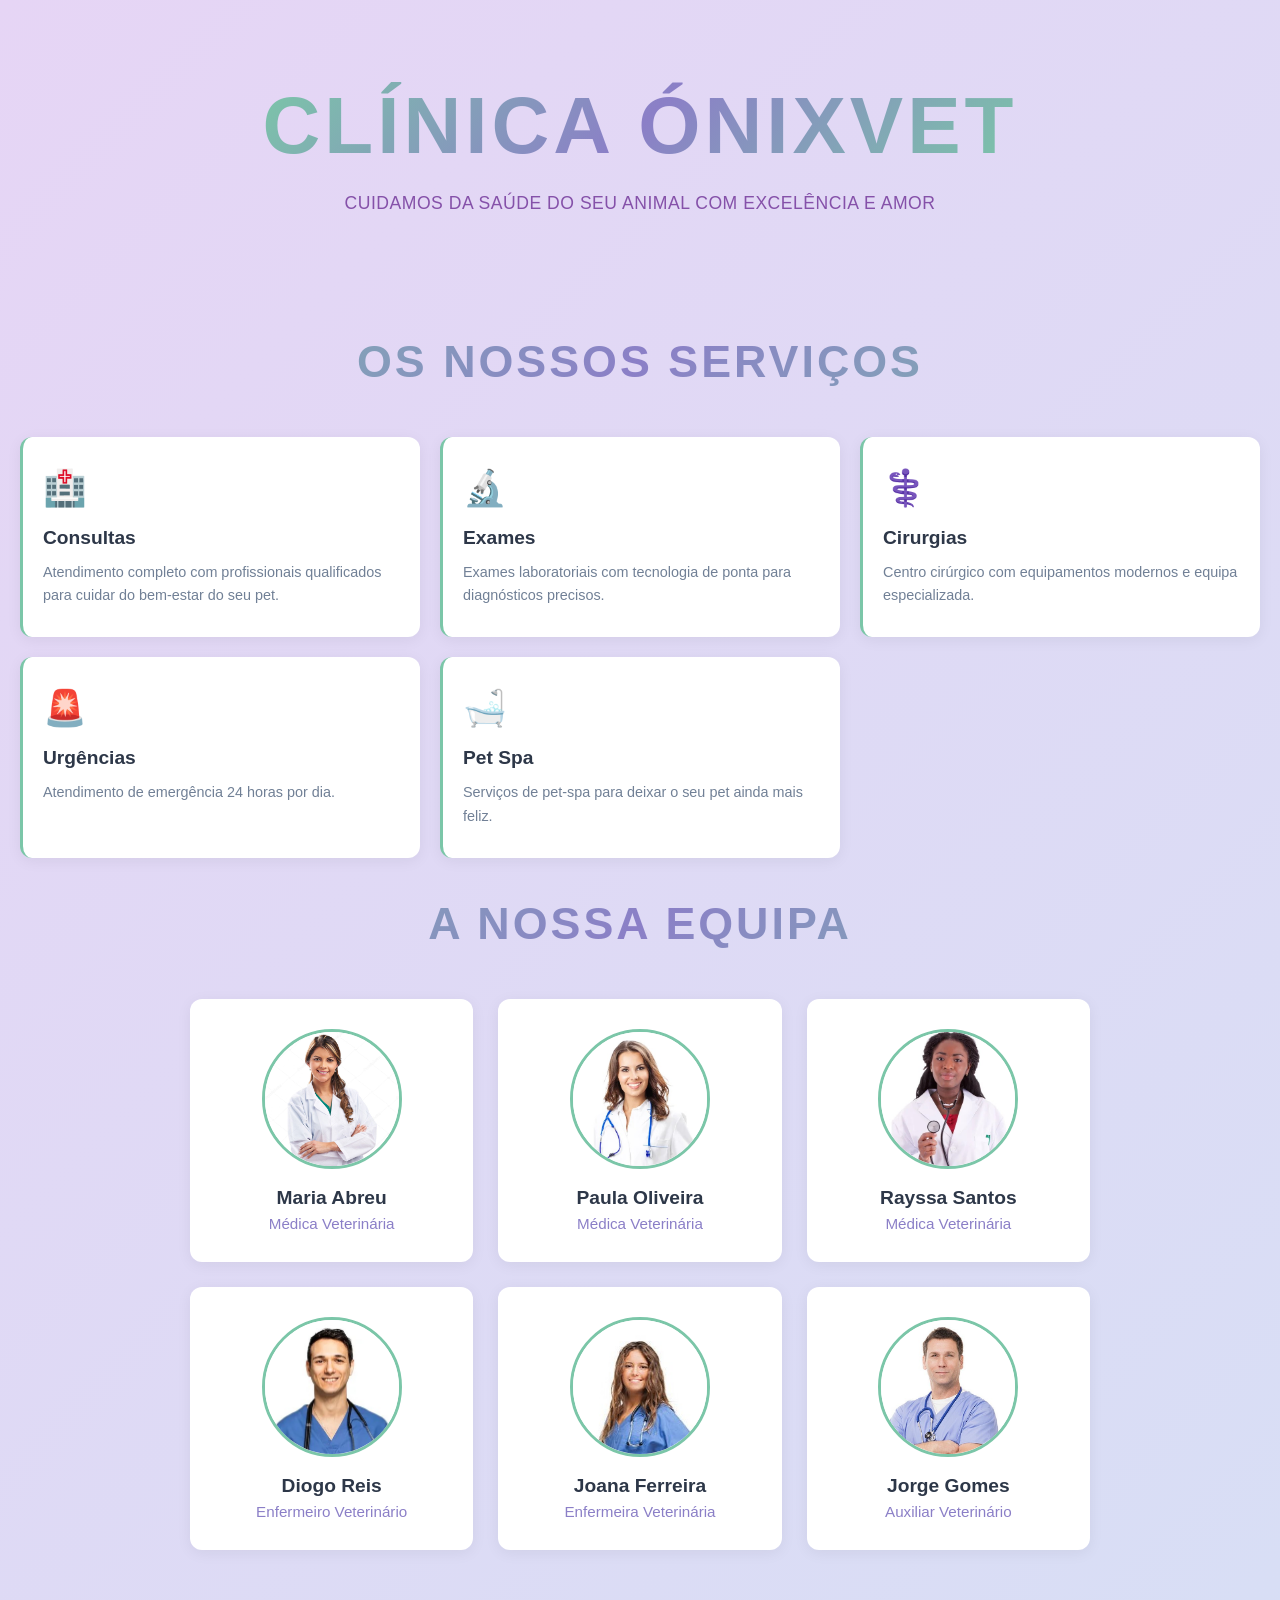
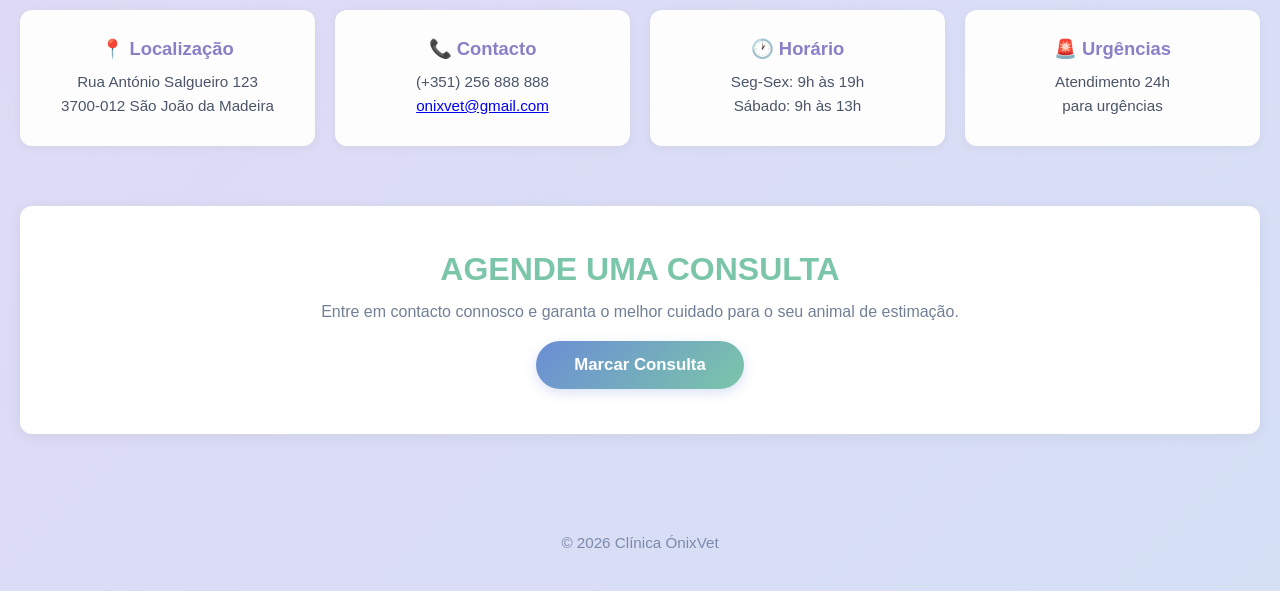
<file: index.html>
<!DOCTYPE html>
<html lang="pt-PT">
<head>
    <meta charset="UTF-8">
    <meta name="viewport" content="width=device-width, initial-scale=1.0, maximum-scale=5.0, user-scalable=yes">
    <title>Clínica ÓnixVet - Cuidamos da saúde do seu animal</title>
    <link rel="stylesheet" href="./css/styles.css">
</head>
<body>
    <header class="header">
        <div class="logo-container">
            <h1 class="clinic-name">Clínica ÓnixVet</h1>
            <p class="tagline">CUIDAMOS DA SAÚDE DO SEU ANIMAL COM EXCELÊNCIA E AMOR</p>
        </div>
    </header>

    <div class="container">
        <h2 class="section-title">OS NOSSOS SERVIÇOS</h2>
        
        <section class="services">
            <a href="./pages/consultas.html" class="service-card">
                <div class="service-icon">🏥</div>
                <h3>Consultas</h3>
                <p>Atendimento completo com profissionais qualificados para cuidar do bem-estar do seu pet.</p>
            </a>

            <a href="./pages/exames.html" class="service-card">
                <div class="service-icon">🔬</div>
                <h3>Exames</h3>
                <p>Exames laboratoriais com tecnologia de ponta para diagnósticos precisos.</p>
            </a>

            <a href="./pages/cirurgias.html" class="service-card">
                <div class="service-icon">⚕️</div>
                <h3>Cirurgias</h3>
                <p>Centro cirúrgico com equipamentos modernos e equipa especializada.</p>
            </a>

            <a href="./pages/urgencias.html" class="service-card">
                <div class="service-icon">🚨</div>
                <h3>Urgências</h3>
                <p>Atendimento de emergência 24 horas por dia.</p>
            </a>

            <a href="./pages/petspa.html" class="service-card">
                <div class="service-icon">🛁</div>
                <h3>Pet Spa</h3>
                <p>Serviços de pet-spa para deixar o seu pet ainda mais feliz.</p>
            </a>
        </section>

        <h2 class="section-title">A NOSSA EQUIPA</h2>
        
        <section class="team">
            <div class="team-card">
                <div class="team-photo">
                    <img src="./images/medica1.jpg" alt="Membro da equipa">
                </div>
                <h3>Maria Abreu</h3>
                <p>Médica Veterinária</p>
            </div>

            <div class="team-card">
                <div class="team-photo">
                    <img src="./images/medica2.jpg" alt="Membro da equipa">
                </div>
                <h3>Paula Oliveira</h3>
                <p>Médica Veterinária</p>
            </div>

            <div class="team-card">
                <div class="team-photo">
                    <img src="./images/medica3.jpg" alt="Membro da equipa">
                </div>
                <h3>Rayssa Santos</h3>
                <p>Médica Veterinária</p>
            </div>

            <div class="team-card">
                <div class="team-photo">
                    <img src="./images/enfermeiro1.jpg" alt="Membro da equipa">
                </div>
                <h3>Diogo Reis</h3>
                <p>Enfermeiro Veterinário</p>
            </div>

            <div class="team-card">
                <div class="team-photo">
                    <img src="./images/enfermeira2.jpg" alt="Membro da equipa">
                </div>
                <h3>Joana Ferreira</h3>
                <p>Enfermeira Veterinária</p>
            </div>

            <div class="team-card">
                <div class="team-photo">
                    <img src="./images/auxiliar1.jpg" alt="Membro da equipa">
                </div>
                <h3>Jorge Gomes</h3>
                <p>Auxiliar Veterinário</p>
            </div>
        </section>

        <section class="info-section">
            <div class="info-card">
                <h4>📍 Localização</h4>
                <p>Rua António Salgueiro 123<br>3700-012 São João da Madeira</p>
            </div>

            <div class="info-card">
                <h4>📞 Contacto</h4>
                <p>(+351) 256 888 888<br><a href="mailto:onixvet@gmail.com">onixvet@gmail.com</a></p>
            </div>

            <div class="info-card">
                <h4>🕐 Horário</h4>
                <p>Seg-Sex: 9h às 19h<br>Sábado: 9h às 13h</p>
            </div>

            <div class="info-card">
                <h4>🚨 Urgências</h4>
                <p>Atendimento 24h<br>para urgências</p>
            </div>
        </section>

        <section class="cta-section">
            <h2>AGENDE UMA CONSULTA</h2>
            <p>Entre em contacto connosco e garanta o melhor cuidado para o seu animal de estimação.</p>
            <a href="./pages/formulario.html" class="cta-button">Marcar Consulta</a>
        </section>
    </div>

    <footer>
        <p>&copy; 2026 Clínica ÓnixVet</p>
    </footer>
</body>
</html>
</file>
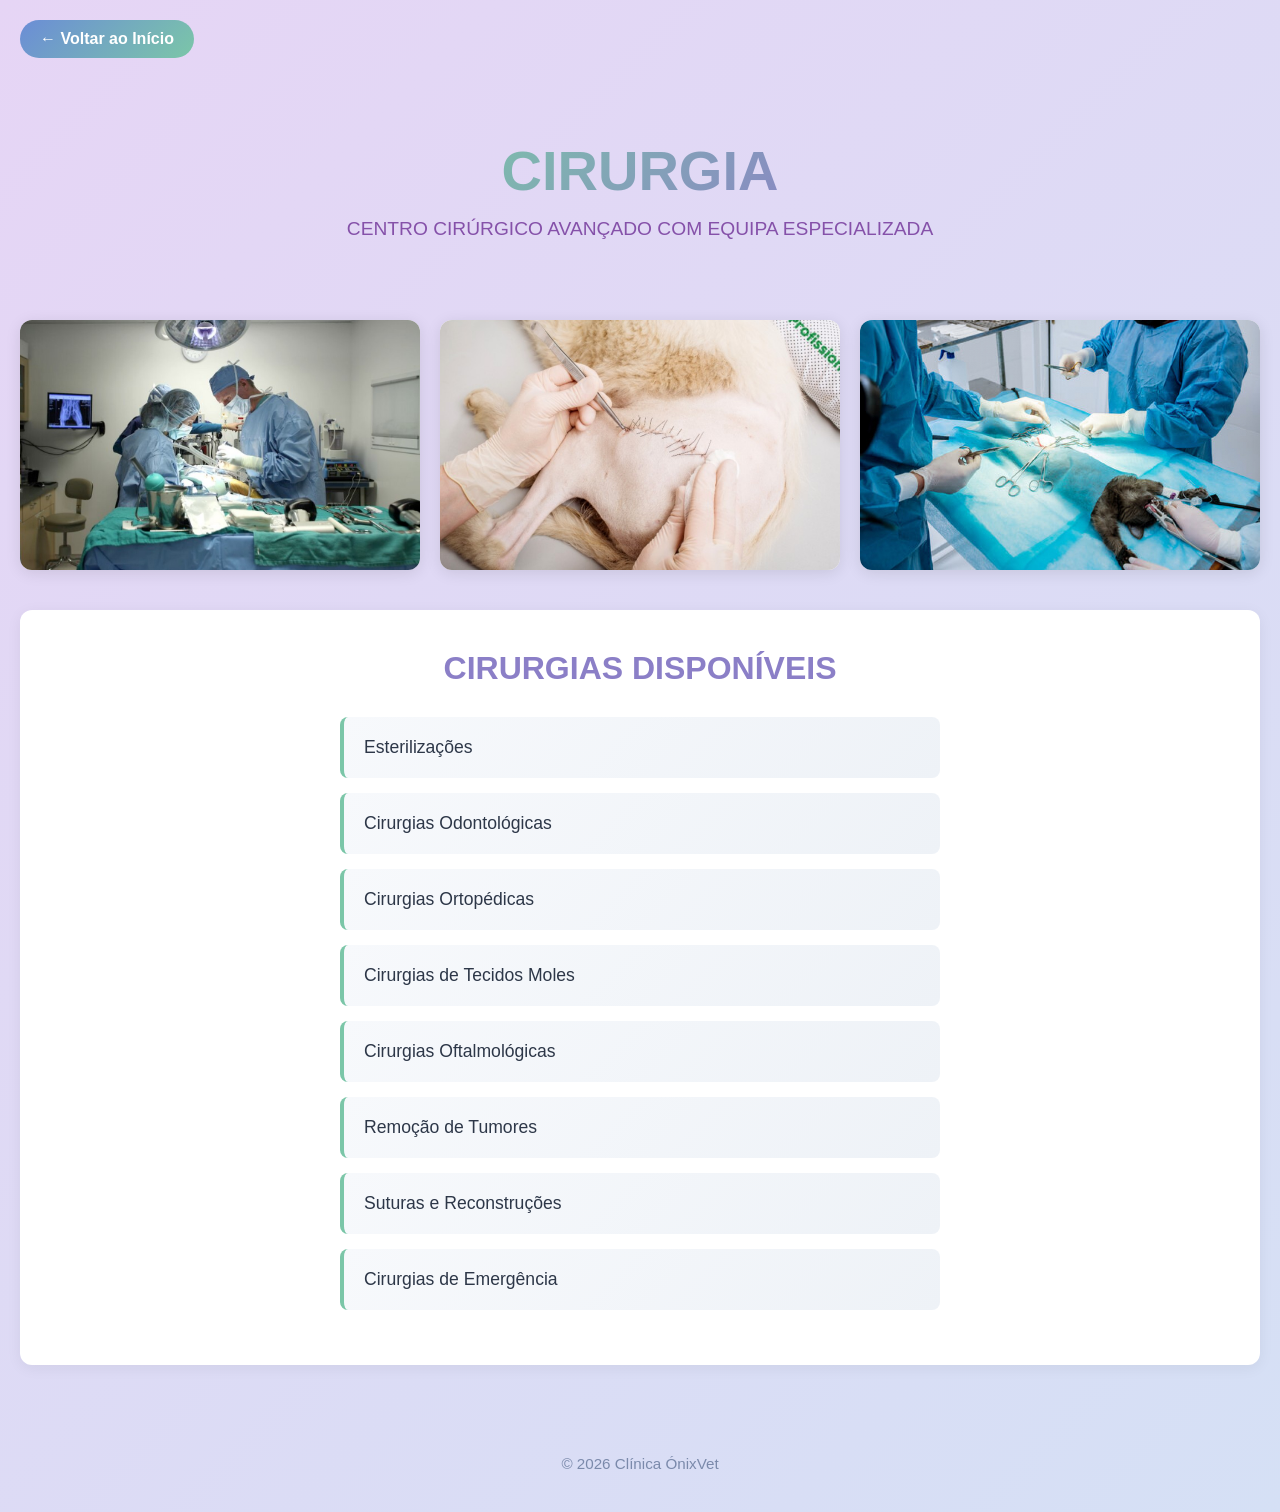
<file: pages/cirurgias.html>
<!DOCTYPE html>
<html lang="pt-PT">
<head>
    <meta charset="UTF-8">
    <meta name="viewport" content="width=device-width, initial-scale=1.0">
    <title>Cirurgias - Clínica ÓnixVet</title>
    <link rel="stylesheet" href="../css/styles.css">
</head>
<body>
    <div class="container">
        <a href="/index.html" class="back-link">← Voltar ao Início</a>
        
        <div class="service-header">
            <h1>CIRURGIA</h1>
            <p>CENTRO CIRÚRGICO AVANÇADO COM EQUIPA ESPECIALIZADA</p>
        </div>

        <div class="gallery">
            <div class="gallery-item">
                <img src="../images/cirurgia1.jpg" alt="Centro cirúrgico">
            </div>
            <div class="gallery-item">
                <img src="../images/cirurgia2.jpg" alt="Equipe cirúrgica">
            </div>
            <div class="gallery-item">
                <img src="../images/cirurgia3.jpg" alt="Equipamentos modernos">
            </div>
        </div>

        <div class="services-list">
            <h2>CIRURGIAS DISPONÍVEIS</h2>
            <ul>
                <li> Esterilizações</li>
                <li> Cirurgias Odontológicas</li>
                <li> Cirurgias Ortopédicas</li>
                <li> Cirurgias de Tecidos Moles</li>
                <li> Cirurgias Oftalmológicas</li>
                <li> Remoção de Tumores</li>
                <li> Suturas e Reconstruções</li>
                <li> Cirurgias de Emergência</li>
            </ul>
        </div>

    </div>   

    <footer>
        <p>&copy; 2026 Clínica ÓnixVet</p>
    </footer>
</body>
</html>
</file>
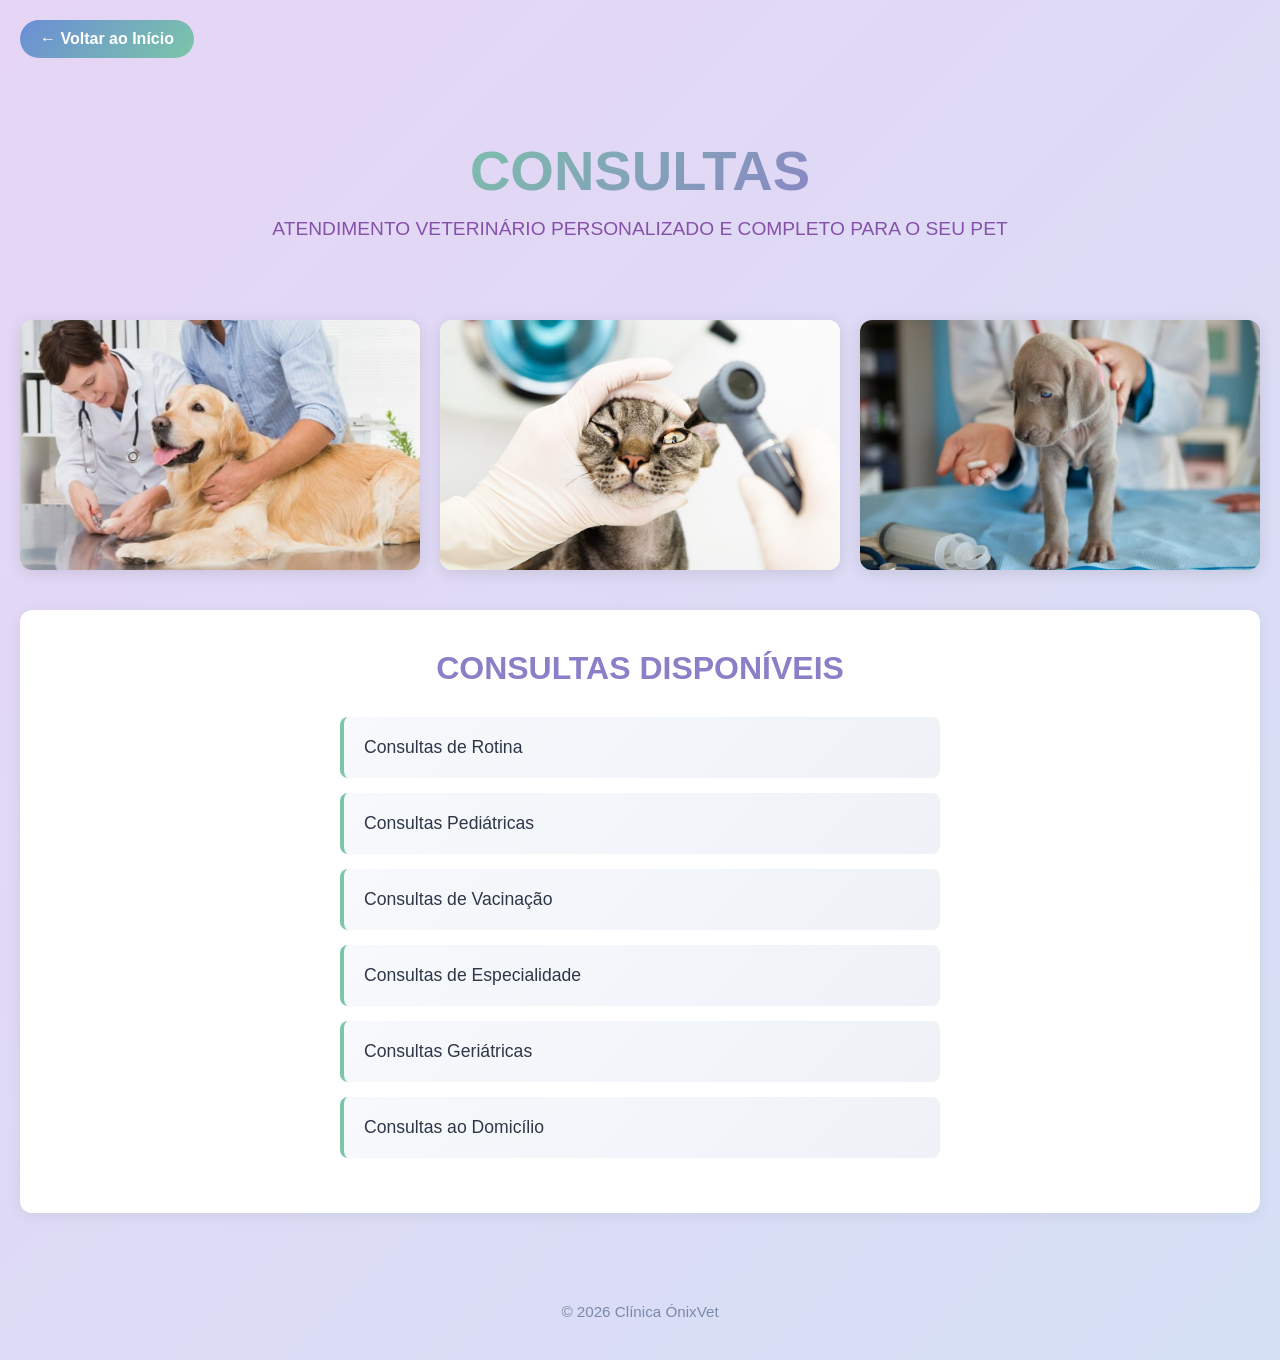
<file: pages/consultas.html>
<!DOCTYPE html>
<html lang="pt-PT">
<head>
    <meta charset="UTF-8">
    <meta name="viewport" content="width=device-width, initial-scale=1.0">
    <title>Consultas - Clínica ÓnixVet</title>
    <link rel="stylesheet" href="../css/styles.css">
</head>
<body>
    <div class="container">
        <a href="/index.html" class="back-link">← Voltar ao Início</a>
        
        <div class="service-header">
            <h1>CONSULTAS</h1>
            <p>ATENDIMENTO VETERINÁRIO PERSONALIZADO E COMPLETO PARA O SEU PET</p>
        </div>

        <div class="gallery">
            <div class="gallery-item">
                <img src="../images/consulta1.jpg" alt="Consulta veterinária">
            </div>
            <div class="gallery-item">
                <img src="../images/consulta2.jpg" alt="Consulta Oftalmológica">
            </div>
            <div class="gallery-item">
                <img src="../images/consulta3.jpg" alt="Consulta pediátrica">
            </div>
        </div>

        <div class="services-list">
            <h2>CONSULTAS DISPONÍVEIS</h2>
            <ul>
                <li> Consultas de Rotina</li>
                <li> Consultas Pediátricas</li>
                <li> Consultas de Vacinação</li>
                <li> Consultas de Especialidade</li>
                <li> Consultas Geriátricas</li>
                <li> Consultas ao Domicílio</li>
            </ul>
        </div>

        
    </div>

    <footer>
        <p>&copy; 2026 Clínica ÓnixVet </p>
    </footer>
</body>
</html>
</file>
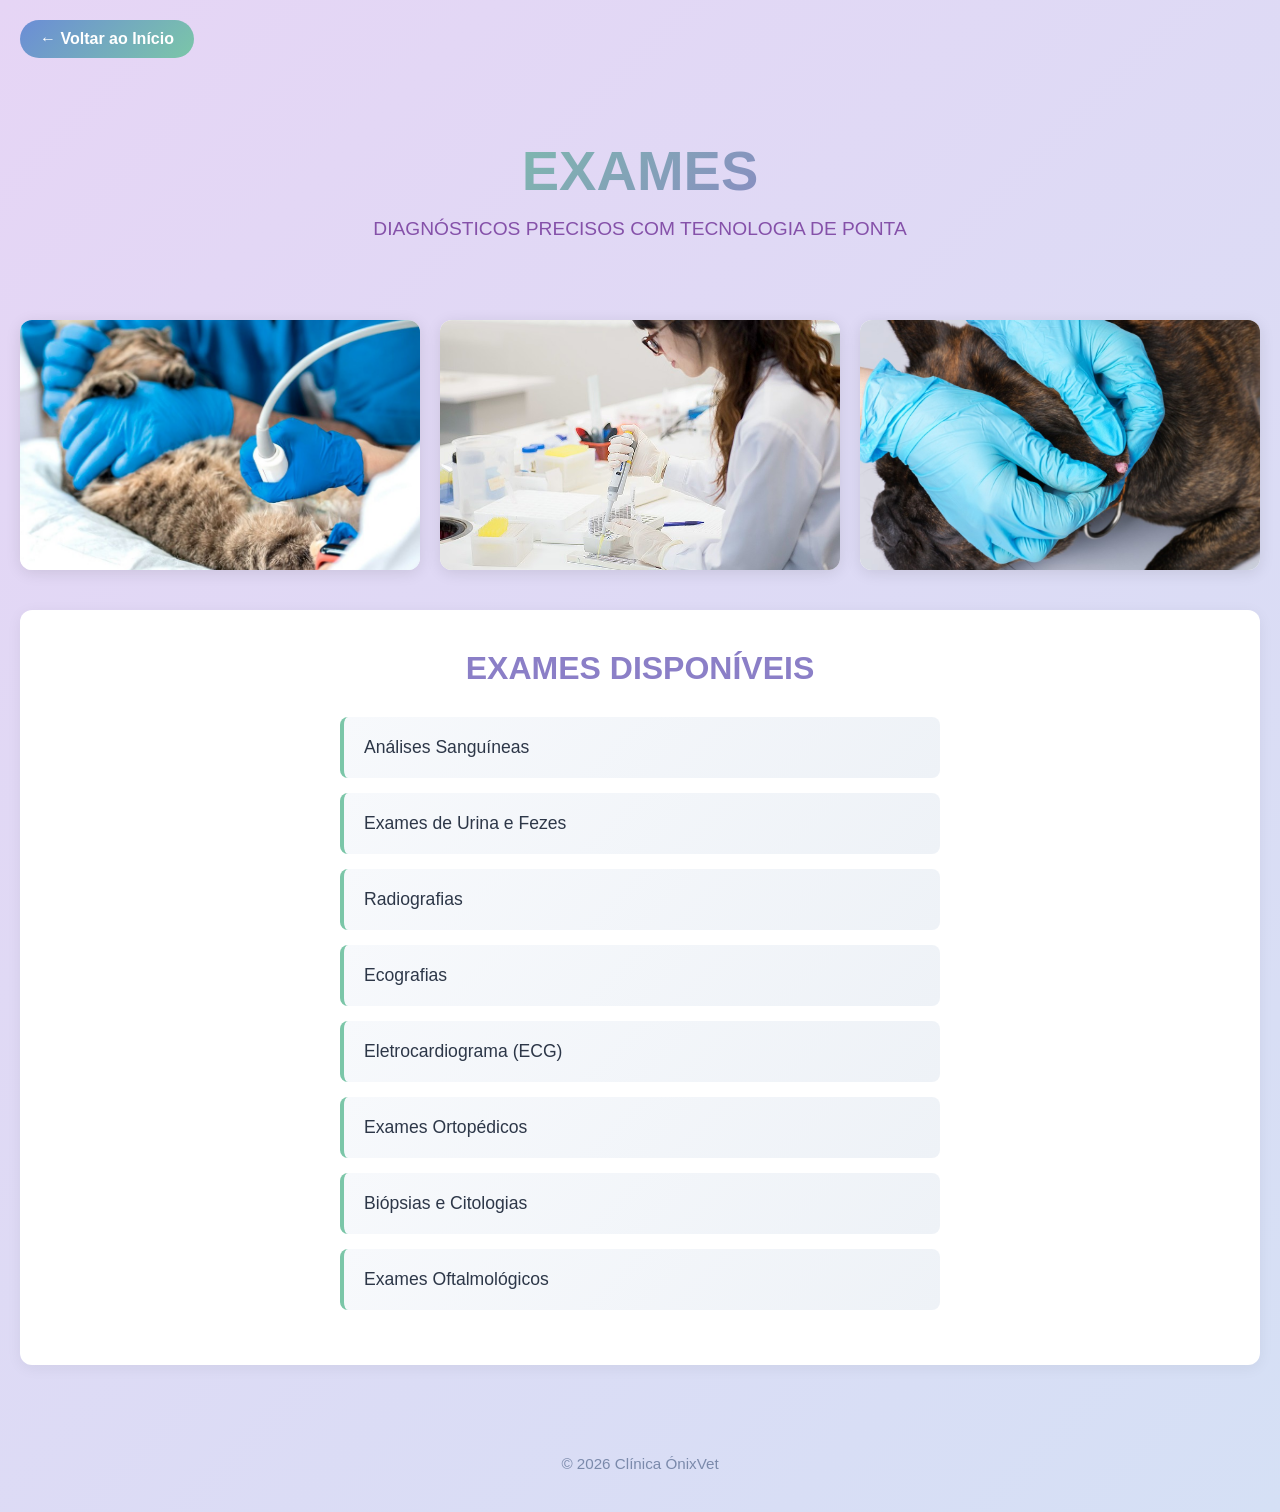
<file: pages/exames.html>
<!DOCTYPE html>
<html lang="pt-PT">
<head>
    <meta charset="UTF-8">
    <meta name="viewport" content="width=device-width, initial-scale=1.0">
    <title>Exames - Clínica ÓnixVet</title>
    <link rel="stylesheet" href="../css/styles.css">
</head>
<body>
    <div class="container">
        <a href="/index.html" class="back-link">← Voltar ao Início</a>
        
        <div class="service-header">
            <h1>EXAMES</h1>
            <p>DIAGNÓSTICOS PRECISOS COM TECNOLOGIA DE PONTA</p>
        </div>

        <div class="gallery">
            <div class="gallery-item">
                <img src="../images/exames1.jpg" alt="Laboratório veterinário">
            </div>
            <div class="gallery-item">
                <img src="../images/exames2.jpg" alt="Equipamentos modernos">
            </div>
            <div class="gallery-item">
                <img src="../images/exames3.jpg" alt="Exames de sangue">
            </div>
        </div>

        <div class="services-list">
            <h2>EXAMES DISPONÍVEIS</h2>
            <ul>
                <li> Análises Sanguíneas</li>
                <li> Exames de Urina e Fezes</li>
                <li> Radiografias</li>
                <li> Ecografias</li>
                <li> Eletrocardiograma (ECG)</li>
                <li> Exames Ortopédicos</li>
                <li> Biópsias e Citologias</li>
                <li> Exames Oftalmológicos</li>
            </ul>
        </div>

    </div>  

    <footer>
        <p>&copy; 2026 Clínica ÓnixVet</p>
    </footer>
</body>
</html>
</file>
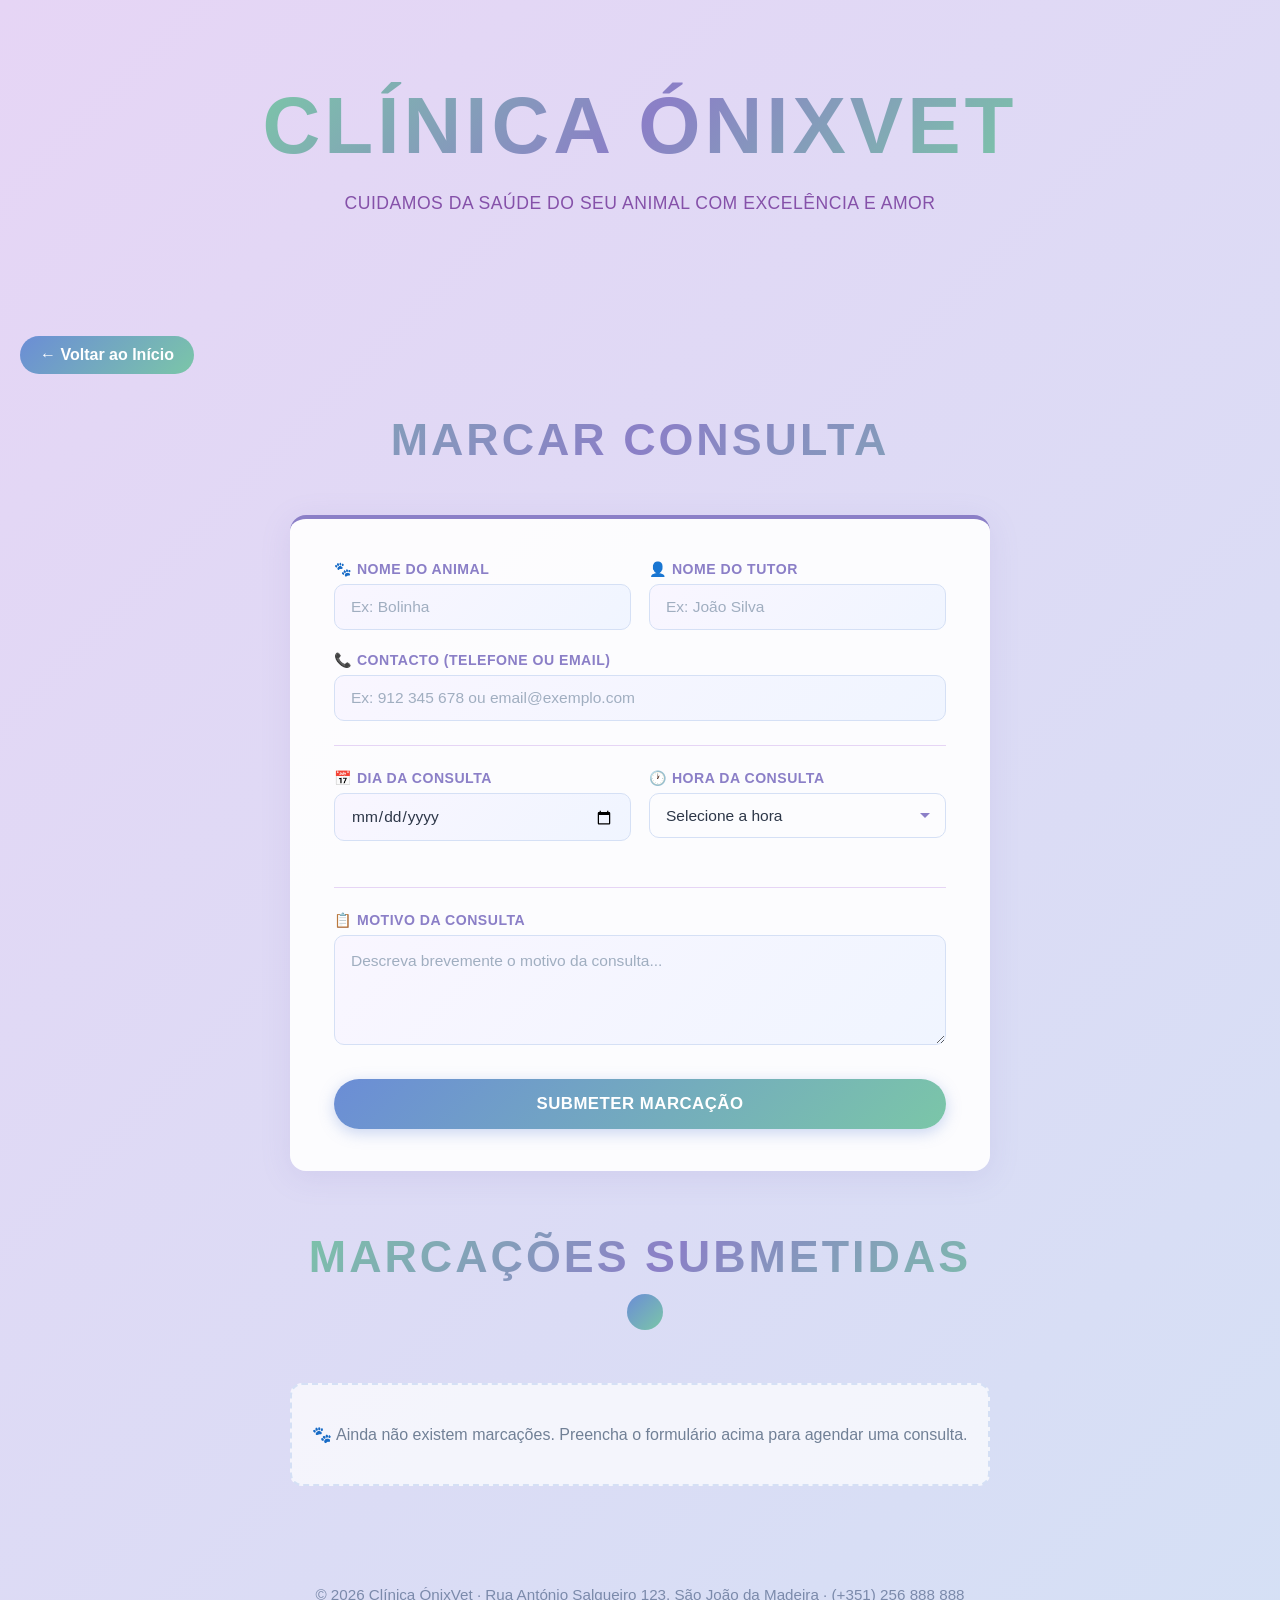
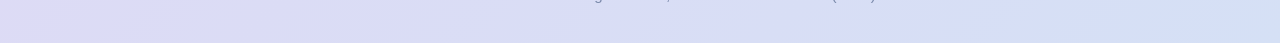
<file: pages/formulario.html>
<!DOCTYPE html>
<html lang="pt-PT">
<head>
    <meta charset="UTF-8">
    <meta name="viewport" content="width=device-width, initial-scale=1.0">
    <title>Marcar Consulta - Clínica ÓnixVet</title>
    <link rel="stylesheet" href="../css/styles.css">
    <link rel="stylesheet" href="../css/formulario.css">
</head>
<body>

    <header class="header">
        <div class="logo-container">
            <h1 class="clinic-name">Clínica ÓnixVet</h1>
            <p class="tagline">CUIDAMOS DA SAÚDE DO SEU ANIMAL COM EXCELÊNCIA E AMOR</p>
        </div>
    </header>

    <div class="container">

        <a href="../index.html" class="back-link">← Voltar ao Início</a>

        <h2 class="section-title">MARCAR CONSULTA</h2>
        

        <div class="form-card">
            <form id="consultaForm" novalidate>

                <div class="form-row">
                    <div class="form-group">
                        <label for="nomeAnimal">🐾 Nome do Animal</label>
                        <input type="text" id="nomeAnimal" name="nomeAnimal" placeholder="Ex: Bolinha" required>
                    </div>
                    <div class="form-group">
                        <label for="nomeTutor">👤 Nome do Tutor</label>
                        <input type="text" id="nomeTutor" name="nomeTutor" placeholder="Ex: João Silva" required>
                    </div>
                </div>

                <div class="form-group">
                    <label for="contacto">📞 Contacto (Telefone ou Email)</label>
                    <input type="text" id="contacto" name="contacto" placeholder="Ex: 912 345 678 ou email@exemplo.com" required>
                </div>

                <hr class="form-divider">

                <div class="form-row">
                    <div class="form-group">
                        <label for="diaConsulta">📅 Dia da Consulta</label>
                        <input type="date" id="diaConsulta" name="diaConsulta" required>
                    </div>
                    <div class="form-group">
                        <label for="horaConsulta">🕐 Hora da Consulta</label>
                        <select id="horaConsulta" name="horaConsulta" required>
                            <option value="" disabled selected>Selecione a hora</option>
                            <option>09:00</option>
                            <option>09:30</option>
                            <option>10:00</option>
                            <option>10:30</option>
                            <option>11:00</option>
                            <option>11:30</option>
                            <option>12:00</option>
                            <option>14:00</option>
                            <option>14:30</option>
                            <option>15:00</option>
                            <option>15:30</option>
                            <option>16:00</option>
                            <option>16:30</option>
                            <option>17:00</option>
                            <option>17:30</option>
                            <option>18:00</option>
                            <option>18:30</option>
                        </select>
                    </div>
                </div>

                <hr class="form-divider">

                <div class="form-group">
                    <label for="motivo">📋 Motivo da Consulta</label>
                    <textarea id="motivo" name="motivo" placeholder="Descreva brevemente o motivo da consulta..." required></textarea>
                </div>

                <button type="submit" class="btn-submit" id="btnSubmit">
                    <span id="btnText">SUBMETER MARCAÇÃO</span>
                </button>

                <div class="success-banner" id="successBanner">
                    Entraremos em contacto brevemente para confirmar a sua consulta.
                </div>

            </form>
        </div>

        <!-- LISTA DE MARCAÇÕES -->
        <section class="marcacoes-section">
            <h2 class="section-title">MARCAÇÕES SUBMETIDAS 
                <span class="contador-badge" id="contadorMarcacoes">0</span>
            </h2>

            <div id="estadoVazio" class="estado-vazio">
            🐾 Ainda não existem marcações. Preencha o formulário acima para agendar uma consulta.
            </div>

            <div id="listaMarcacoes" class="lista-marcacoes"></div>
        </section>


    </div>

    <footer>
        <p>&copy; 2026 Clínica ÓnixVet · Rua António Salgueiro 123, São João da Madeira · (+351) 256 888 888</p>
    </footer>

    <script src="../js/formulario.js"></script>

</body>
</html>
</file>
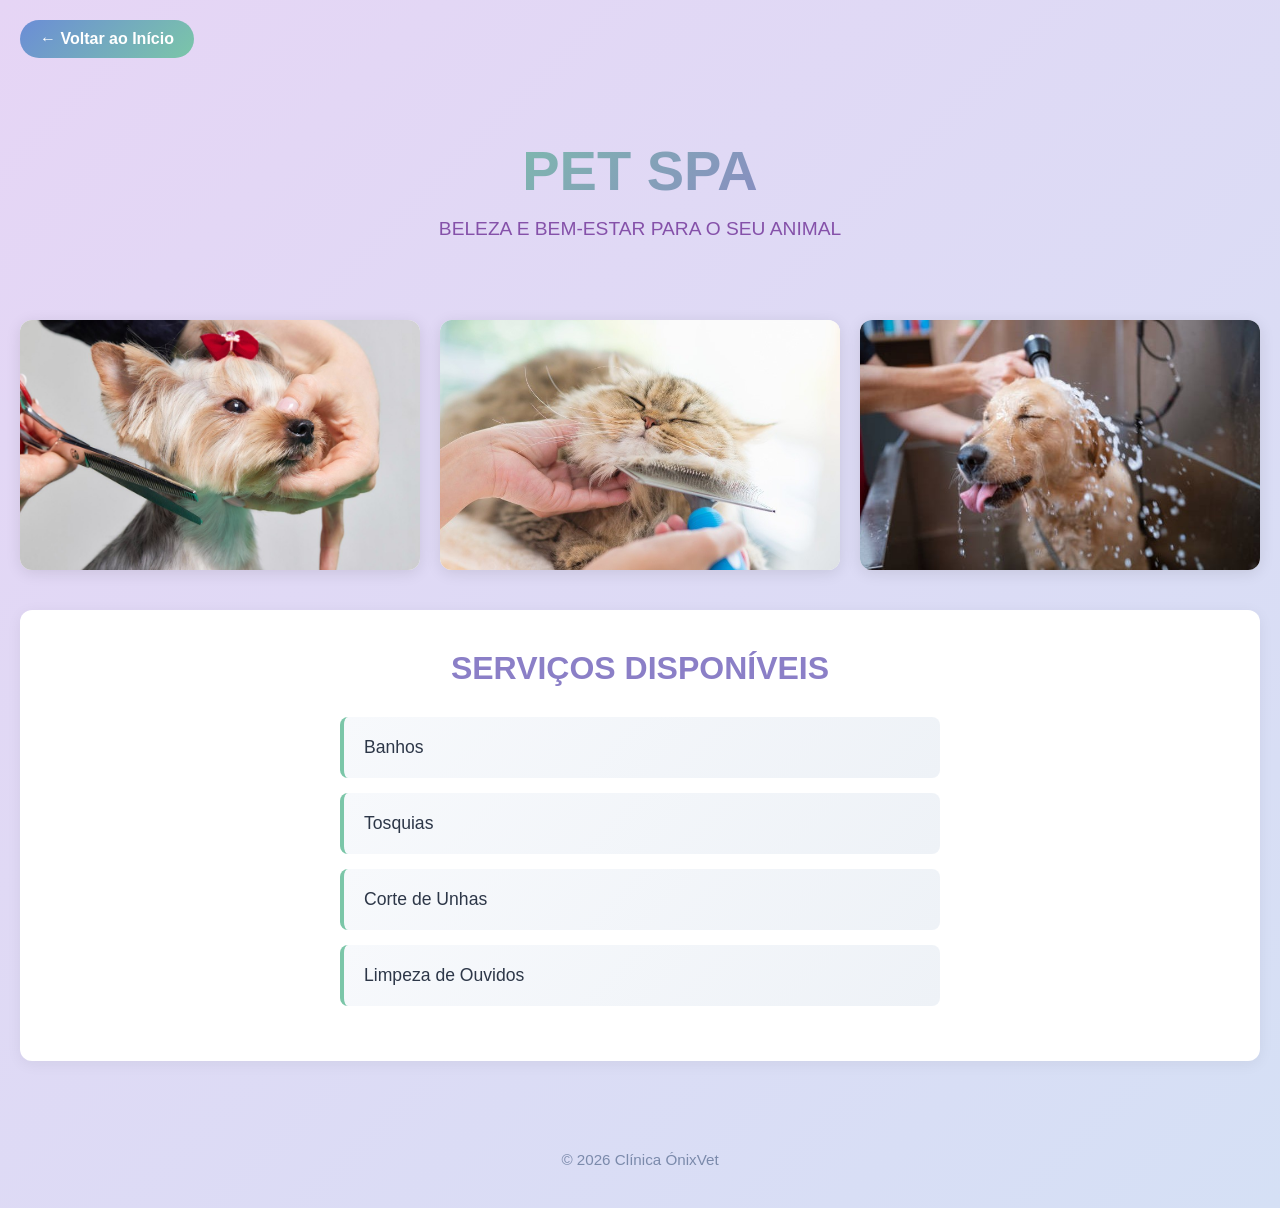
<file: pages/petspa.html>
<!DOCTYPE html>
<html lang="pt-PT">
<head>
    <meta charset="UTF-8">
    <meta name="viewport" content="width=device-width, initial-scale=1.0">
    <title>Pet Spa - Clínica ÓnixVet</title>
    <link rel="stylesheet" href="../css/styles.css">
</head>
<body>
    <div class="container">
        <a href="/index.html" class="back-link">← Voltar ao Início</a>
        
        <div class="service-header">
            <h1>PET SPA</h1>
            <p>BELEZA E BEM-ESTAR PARA O SEU ANIMAL</p>
        </div>

        <div class="gallery">
            <div class="gallery-item">
                <img src="../images/spa1.jpg" alt="Banho e tosquia">
            </div>
            <div class="gallery-item">
                <img src="../images/spa2.jpg" alt="Cuidados de beleza">
            </div>
            <div class="gallery-item">
                <img src="../images/spa3.jpg" alt="Pet feliz e limpo">
            </div>
        </div>

        <div class="services-list">
            <h2>SERVIÇOS DISPONÍVEIS</h2>
            <ul>
                <li> Banhos</li>
                <li> Tosquias</li>
                <li> Corte de Unhas</li>
                <li> Limpeza de Ouvidos</li>
                
            </ul>
        </div>

        
    </div>

    <footer>
        <p>&copy; 2026 Clínica ÓnixVet</p>
    </footer>
</body>
</html>
</file>
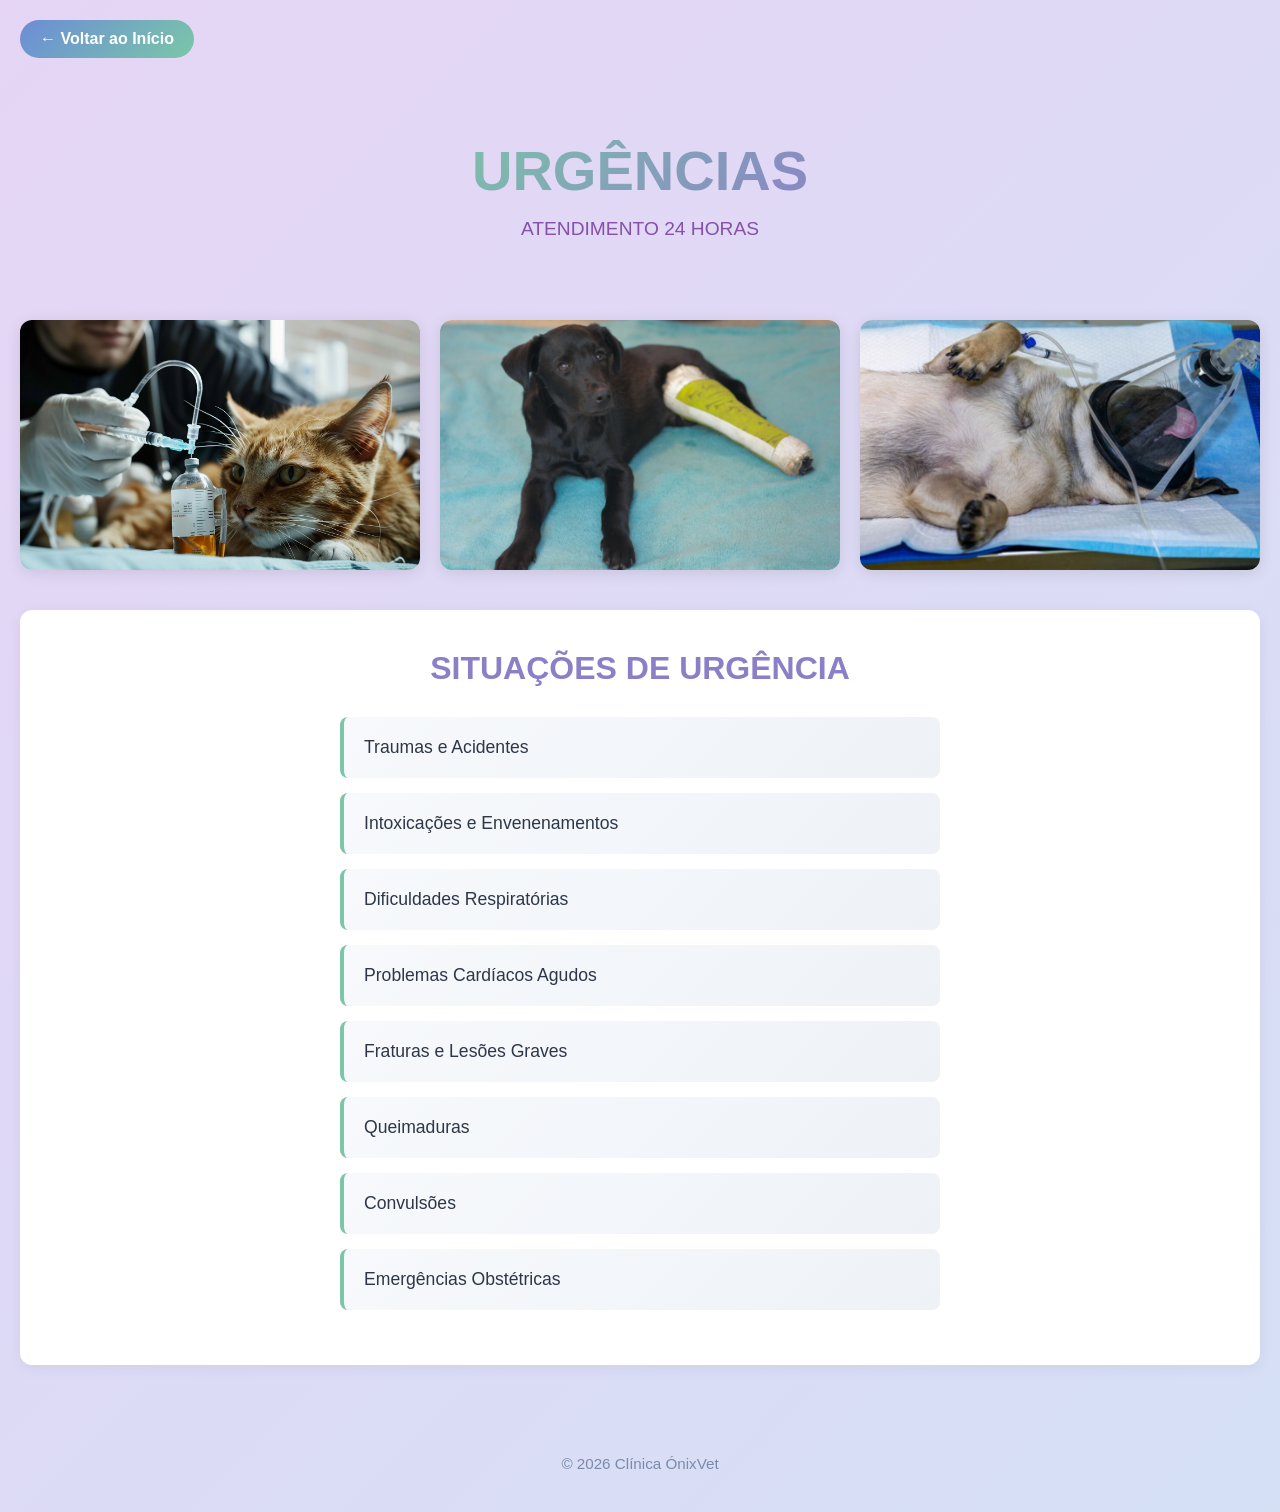
<file: pages/urgencias.html>
<!DOCTYPE html>
<html lang="pt-PT">
<head>
    <meta charset="UTF-8">
    <meta name="viewport" content="width=device-width, initial-scale=1.0">
    <title>Urgências - Clínica ÓnixVet</title>
    <link rel="stylesheet" href="../css/styles.css">
</head>
<body>
    <div class="container">
        <a href="/index.html" class="back-link">← Voltar ao Início</a>
        
        <div class="service-header">
            <h1>URGÊNCIAS</h1>
            <p>ATENDIMENTO 24 HORAS</p>
        </div>

        <div class="gallery">
            <div class="gallery-item">
                <img src="../images/urgencia1.jpg" alt="Atendimento de urgência">
            </div>
            <div class="gallery-item">
                <img src="../images/urgencia2.png" alt="Equipe de emergência">
            </div>
            <div class="gallery-item">
                <img src="../images/urgencia3.jpg" alt="Cuidados intensivos">
            </div>
        </div>

        <div class="services-list">
            <h2>SITUAÇÕES DE URGÊNCIA</h2>
            <ul>
                <li> Traumas e Acidentes</li>
                <li> Intoxicações e Envenenamentos</li>
                <li> Dificuldades Respiratórias</li>
                <li> Problemas Cardíacos Agudos</li>
                <li> Fraturas e Lesões Graves</li>
                <li> Queimaduras</li>
                <li> Convulsões</li>
                <li> Emergências Obstétricas</li>
            </ul>
        </div>

        
    </div>

    <footer>
        <p>&copy; 2026 Clínica ÓnixVet</p>
    </footer>
</body>
</html>
</file>
<file: css/styles.css>
* {
    margin: 0;
    padding: 0;
    box-sizing: border-box;
}

body {
    font-family: 'Segoe UI', Tahoma, Geneva, Verdana, sans-serif;
    background: linear-gradient(135deg, #E6D5F5 0%, #D5E0F5 100%);
    min-height: 100vh;
    color: #000000;
}

.header {
    text-align: center;
    padding: 80px 20px 50px;
}

.logo-container {
    display: inline-block;
    margin-bottom: 50px;
}

.clinic-name {
    font-size: 5rem;
    font-weight: 800;
    background: linear-gradient(135deg, #7BC6A8 0%, #8B7FC7 50%, #7BC6A8 100%);
    -webkit-background-clip: text;
    -webkit-text-fill-color: transparent;
    background-clip: text;
    margin-bottom: 18px;
    letter-spacing: 4px;
    text-transform: uppercase;
}

.tagline {
    font-size: 1.1rem;
    color: #8551a9;
    font-style: normal;
    font-weight: 400;
    text-transform: none;
    letter-spacing: 0.5px;
    line-height: 1.5;
}

.container {
    max-width: 1400px;
    margin: 0 auto;
    padding: 0 20px;
}

.section-title {
    text-align: center;
    font-size: 2.8rem;
    font-weight: 700;
    background: linear-gradient(135deg, #7BC6A8 0%, #8B7FC7 50%, #7BC6A8 100%);
    -webkit-background-clip: text;
    -webkit-text-fill-color: transparent;
    background-clip: text;
    margin-bottom: 50px;
    margin-top: 20px;
    letter-spacing: 3px;
}

.services {
    display: grid;
    grid-template-columns: repeat(5, 1fr);
    gap: 20px;
    margin: 40px 0;
}

@media (max-width: 1400px) {
    .services {
        grid-template-columns: repeat(3, 1fr);
    }
}

@media (max-width: 900px) {
    .services {
        grid-template-columns: repeat(2, 1fr);
    }
}

@media (max-width: 600px) {
    .services {
        grid-template-columns: 1fr;
    }
}

.service-card {
    background: white;
    padding: 30px 20px;
    border-radius: 12px;
    box-shadow: 0 3px 15px rgba(0, 0, 0, 0.06);
    transition: transform 0.3s ease, box-shadow 0.3s ease;
    border-left: 3px solid;
    text-decoration: none;
    color: inherit;
    display: block;
    cursor: pointer;
}

.service-card:nth-child(1) {
    border-left-color: #7BC6A8;
}

.service-card:nth-child(2) {
    border-left-color: #7BC6A8;
}

.service-card:nth-child(3) {
    border-left-color: #7BC6A8;
}

.service-card:nth-child(4) {
    border-left-color: #7BC6A8;
}

.service-card:nth-child(5) {
    border-left-color: #7BC6A8;
}

.service-card:hover {
    transform: translateY(-3px);
    box-shadow: 0 8px 25px rgba(0, 0, 0, 0.12);
}

.service-icon {
    font-size: 2.2rem;
    margin-bottom: 18px;
}

.service-card h3 {
    color: #2d3748;
    margin-bottom: 12px;
    font-size: 1.2rem;
    font-weight: 600;
}

.service-card p {
    color: #718096;
    line-height: 1.6;
    font-size: 0.9rem;
}

/* Estilos para as páginas de serviços */
.service-header {
    text-align: center;
    padding: 60px 20px 40px;
}

.service-header h1 {
    font-size: 3.5rem;
    font-weight: 800;
    background: linear-gradient(135deg, #8B7FC7 30%, #7BC6A8 30%, #8B7FC7 70%);
    -webkit-background-clip: text;
    -webkit-text-fill-color: transparent;
    background-clip: text;
    margin-bottom: 15px;
}

.service-header p {
    font-size: 1.2rem;
    color: #8551a9;
}

.back-link {
    display: inline-block;
    margin: 20px 0;
    padding: 10px 20px;
    background: linear-gradient(135deg, #6B8DD6 0%, #7BC6A8 100%);
    color: white;
    text-decoration: none;
    border-radius: 20px;
    font-weight: 600;
    transition: transform 0.3s ease;
}

.back-link:hover {
    transform: scale(1.05);
}

.gallery {
    display: grid;
    grid-template-columns: repeat(3, 1fr);
    gap: 20px;
    margin: 40px 0;
}

@media (max-width: 900px) {
    .gallery {
        grid-template-columns: repeat(2, 1fr);
    }
}

@media (max-width: 600px) {
    .gallery {
        grid-template-columns: 1fr;
    }
}

.gallery-item {
    border-radius: 12px;
    overflow: hidden;
    box-shadow: 0 3px 15px rgba(0, 0, 0, 0.1);
    background: white;
}

.gallery-item img {
    width: 100%;
    height: 250px;
    object-fit: cover;
    display: block;
}

.services-list {
    background: white;
    padding: 40px;
    border-radius: 12px;
    box-shadow: 0 3px 15px rgba(0, 0, 0, 0.06);
    margin: 40px 0;
}

.services-list h2 {
    color: #8B7FC7;
    margin-bottom: 30px;
    font-size: 2rem;
    text-align: center;
}

.services-list ul {
    list-style: none;
    max-width: 600px;
    margin: 0 auto;
}

.services-list li {
    padding: 20px;
    margin: 15px 0;
    background: linear-gradient(135deg, #f7f9fc 0%, #eef2f7 100%);
    border-radius: 8px;
    border-left: 4px solid #7BC6A8;
    font-size: 1.1rem;
    color: #2d3748;
    transition: transform 0.2s ease;
}

.services-list li:hover {
    transform: translateX(5px);
}

.team {
    display: grid;
    grid-template-columns: repeat(3, 1fr);
    gap: 25px;
    margin: 40px auto 60px auto;
    max-width: 900px;
}

.team-card {
    background: white;
    padding: 30px 25px;
    border-radius: 12px;
    box-shadow: 0 3px 15px rgba(0, 0, 0, 0.06);
    text-align: center;
    transition: transform 0.3s ease, box-shadow 0.3s ease;
}



.team-photo {
    width: 140px;
    height: 140px;
    margin: 0 auto 18px;
    border-radius: 50%;
    overflow: hidden;
    background: linear-gradient(135deg, #E6D5F5 0%, #D5E0F5 100%);
    display: flex;
    align-items: center;
    justify-content: center;
    border: 3px solid #7BC6A8;
}

.team-photo img {
    width: 100%;
    height: 100%;
    object-fit: cover;
}

.team-card h3 {
    color: #2d3748;
    margin-bottom: 6px;
    font-size: 1.2rem;
    font-weight: 600;
}

.team-card p {
    color: #8B7FC7;
    font-weight: 500;
    font-size: 0.95rem;
}

.cta-section {
    text-align: center;
    margin: 60px 0;
    padding: 45px 30px;
    background: white;
    border-radius: 12px;
    box-shadow: 0 3px 15px rgba(0, 0, 0, 0.06);
}

.cta-section h2 {
    color: #7BC6A8;
    margin-bottom: 15px;
    font-size: 2rem;
    font-weight: 600;
}

.cta-section p {
    color: #718096;
    font-size: 1rem;
}

.cta-button {
    display: inline-block;
    padding: 14px 38px;
    background: linear-gradient(135deg, #6B8DD6 0%, #7BC6A8 100%);
    color: white;
    text-decoration: none;
    border-radius: 25px;
    font-size: 1.05rem;
    font-weight: 600;
    margin-top: 20px;
    transition: transform 0.3s ease, box-shadow 0.3s ease;
    box-shadow: 0 4px 12px rgba(107, 141, 214, 0.25);
}

.cta-button:hover {
    transform: scale(1.03);
    box-shadow: 0 6px 20px rgba(107, 141, 214, 0.35);
}

.info-section {
    display: grid;
    grid-template-columns: repeat(auto-fit, minmax(250px, 1fr));
    gap: 20px;
    margin: 40px 0;
}

.info-card {
    background: rgba(255, 255, 255, 0.95);
    padding: 28px 25px;
    border-radius: 12px;
    text-align: center;
    box-shadow: 0 2px 10px rgba(0, 0, 0, 0.05);
}

.info-card h4 {
    color: #8B7FC7;
    margin-bottom: 10px;
    font-size: 1.15rem;
    font-weight: 600;
}

.info-card p {
    color:  #4a5568;
    font-size: 0.95rem;
    line-height: 1.6;
}

footer {
    text-align: center;
    padding: 35px 20px;
    color: #7B8AAB;
    margin-top: 50px;
    font-size: 0.95rem;
}

footer p {
    margin: 5px 0;
}

@media (max-width: 1200px) {
    .container {
        padding: 0 30px;
    }
}

@media (max-width: 900px) {
    .clinic-name {
        font-size: 3.5rem;
        letter-spacing: 2px;
    }

    .section-title {
        font-size: 2.2rem;
        letter-spacing: 2px;
    }

    .service-header h1 {
        font-size: 2.5rem;
    }

    .team {
        grid-template-columns: repeat(2, 1fr);
        max-width: 600px;
    }

    .info-section {
        grid-template-columns: repeat(2, 1fr);
    }
}

@media (max-width: 768px) {
    .header {
        padding: 50px 20px 30px;
    }

    .clinic-name {
        font-size: 2.8rem;
        letter-spacing: 1px;
    }

    .tagline {
        font-size: 1rem;
    }

    .section-title {
        font-size: 1.8rem;
        margin-bottom: 30px;
    }

    .service-card {
        padding: 25px 20px;
    }

    .service-card h3 {
        font-size: 1.2rem;
    }

    .service-card p {
        font-size: 0.9rem;
    }

    .cta-section {
        padding: 35px 20px;
    }

    .cta-section h2 {
        font-size: 1.6rem;
    }

    .gallery {
        grid-template-columns: 1fr;
    }

    .services-list {
        padding: 30px 20px;
    }

    .services-list h2 {
        font-size: 1.6rem;
    }

    .services-list li {
        font-size: 1rem;
        padding: 15px;
    }
}

@media (max-width: 600px) {
    .team {
        grid-template-columns: 1fr;
        max-width: 350px;
    }

    .info-section {
        grid-template-columns: 1fr;
    }
}

@media (max-width: 480px) {
    .clinic-name {
        font-size: 2.2rem;
    }

    .tagline {
        font-size: 0.9rem;
    }

    .section-title {
        font-size: 1.5rem;
    }

    .service-icon {
        font-size: 1.8rem;
    }

    .cta-button {
        padding: 12px 28px;
        font-size: 0.95rem;
    }

    .back-link {
        padding: 8px 16px;
        font-size: 0.9rem;
    }
}
</file>
<file: css/formulario.css>
/* =====================
   FORMULÁRIO - ÓnixVet
   ===================== */

.form-subtitle {
    text-align: center;
    color: #8551a9;
    font-size: 0.95rem;
    margin-top: -30px;
    margin-bottom: 36px;
}

/* CARD DO FORMULÁRIO */
.form-card {
    background: rgba(255, 255, 255, 0.92);
    border-radius: 16px;
    padding: 42px 44px;
    box-shadow: 0 6px 30px rgba(139, 127, 199, 0.15);
    border-top: 4px solid #8B7FC7;
    max-width: 700px;
    margin: 0 auto 60px auto;
}

/* GRUPOS DE CAMPOS */
.form-group {
    margin-bottom: 22px;
}

.form-row {
    display: grid;
    grid-template-columns: 1fr 1fr;
    gap: 18px;
}

/* LABELS */
.form-card label {
    display: block;
    font-size: 0.88rem;
    font-weight: 600;
    color: #8B7FC7;
    margin-bottom: 7px;
    text-transform: uppercase;
    letter-spacing: 0.5px;
}

/* INPUTS, SELECT E TEXTAREA */
.form-card input,
.form-card select,
.form-card textarea {
    width: 100%;
    padding: 13px 16px;
    border: 1.5px solid #D5E0F5;
    border-radius: 10px;
    font-family: 'Segoe UI', Tahoma, Geneva, Verdana, sans-serif;
    font-size: 0.97rem;
    color: #2d3748;
    background: linear-gradient(135deg, #f9f6ff 0%, #f0f5ff 100%);
    transition: border-color 0.3s ease, box-shadow 0.3s ease, background 0.3s ease;
    outline: none;
}

.form-card input::placeholder,
.form-card textarea::placeholder {
    color: #a0aec0;
}

.form-card input:focus,
.form-card select:focus,
.form-card textarea:focus {
    border-color: #8B7FC7;
    box-shadow: 0 0 0 3px rgba(139, 127, 199, 0.18);
    background: #ffffff;
}

/* SELECT */
.form-card select {
    appearance: none;
    cursor: pointer;
    background-image: url("data:image/svg+xml,%3Csvg xmlns='http://www.w3.org/2000/svg' width='12' height='12' viewBox='0 0 12 12'%3E%3Cpath fill='%238B7FC7' d='M6 8L1 3h10z'/%3E%3C/svg%3E");
    background-repeat: no-repeat;
    background-position: right 14px center;
    background-color: transparent;
    padding-right: 38px;
}

.form-card select option {
    background: #ffffff;
    color: #2d3748;
}

/* TEXTAREA */
.form-card textarea {
    resize: vertical;
    min-height: 110px;
    line-height: 1.6;
}

/* DIVISOR */
.form-divider {
    border: none;
    border-top: 1.5px solid #E6D5F5;
    margin: 24px 0;
}

/* ESTADO DE ERRO */
.form-card input.erro,
.form-card select.erro,
.form-card textarea.erro {
    border-color: #FC8181;
    box-shadow: 0 0 0 3px rgba(252, 129, 129, 0.2);
}

/* ESTADO DE ERRO com foco */
.form-card input.erro:focus,
.form-card select.erro:focus,
.form-card textarea.erro:focus {
    border-color: #FC8181;
    box-shadow: 0 0 0 3px rgba(252, 129, 129, 0.2);
}

/* ESTADO VÁLIDO */
.form-card input.valido,
.form-card select.valido,
.form-card textarea.valido {
    border-color: #9ae6b4;
    box-shadow: 0 0 0 3px rgba(154, 230, 180, 0.2);
}

/* ESTADO VÁLIDO com foco */
.form-card input.valido:focus,
.form-card select.valido:focus,
.form-card textarea.valido:focus {
    border-color: #9ae6b4;
    box-shadow: 0 0 0 3px rgba(154, 230, 180, 0.2);
}

/* BOTÃO SUBMETER */
.btn-submit {
    width: 100%;
    padding: 15px;
    margin-top: 8px;
    border: none;
    border-radius: 25px;
    font-family: 'Segoe UI', Tahoma, Geneva, Verdana, sans-serif;
    font-size: 1.05rem;
    font-weight: 700;
    letter-spacing: 0.5px;
    cursor: pointer;
    background: linear-gradient(135deg, #6B8DD6 0%, #7BC6A8 100%);
    color: white;
    box-shadow: 0 4px 15px rgba(107, 141, 214, 0.35);
    transition: background 0.5s ease, box-shadow 0.4s ease, transform 0.2s ease;
}

.btn-submit:hover:not(:disabled) {
    transform: scale(1.02);
    box-shadow: 0 6px 22px rgba(107, 141, 214, 0.45);
}

.btn-submit:active:not(:disabled) {
    transform: scale(0.98);
}

/* Botão após submissão — muda para verde */
.btn-submit.submetido {
    background: linear-gradient(135deg, #48bb78 0%, #38a169 100%);
    box-shadow: 0 4px 15px rgba(72, 187, 120, 0.4);
    cursor: default;
}

/* MENSAGEM DE SUCESSO */
.success-banner {
    display: none;
    margin-top: 20px;
    padding: 18px 22px;
    background: linear-gradient(135deg, #f0fff4, #e6ffed);
    border: 1.5px solid #9ae6b4;
    border-radius: 12px;
    text-align: center;
    color: #276749;
    font-weight: 600;
    font-size: 0.97rem;
    animation: fadeInUp 0.5s ease;
}

.success-banner.visivel {
    display: block;
}

@keyframes fadeInUp {
    from { opacity: 0; transform: translateY(10px); }
    to   { opacity: 1; transform: translateY(0); }
}

/* RESPONSIVO */
@media (max-width: 600px) {
    .form-card {
        padding: 28px 20px;
    }

    .form-row {
        grid-template-columns: 1fr;
    }
}

/* SECÇÃO DE MARCAÇÕES */
.marcacoes-section {
    max-width: 700px;
    margin: 0 auto 60px auto;
}

.contador-badge {
    display: inline-flex;
    align-items: center;
    justify-content: center;
    background: linear-gradient(135deg, #6B8DD6 0%, #7BC6A8 100%);
    color: white;
    font-size: 1rem;
    font-weight: 700;
    width: 36px;
    height: 36px;
    border-radius: 50%;
    margin-left: 10px;
    vertical-align: middle;
}

/* ESTADO VAZIO */
.estado-vazio {
    text-align: center;
    padding: 40px 20px;
    background: rgba(255, 255, 255, 0.7);
    border-radius: 12px;
    color: #718096;
    font-size: 1rem;
    border: 2px dashed #D5E0F5;
}

/* LISTA DE MARCAÇÕES */
.lista-marcacoes {
    display: flex;
    flex-direction: column;
    gap: 16px;
}

/* CARD DE MARCAÇÃO */
.marcacao-card {
    background: white;
    border-radius: 12px;
    box-shadow: 0 3px 15px rgba(0, 0, 0, 0.06);
    border-left: 4px solid #7BC6A8;
    overflow: hidden;
    animation: fadeInUp 0.4s ease;
}

.marcacao-header {
    display: flex;
    justify-content: space-between;
    align-items: center;
    padding: 12px 20px;
    background: linear-gradient(135deg, #f9f6ff 0%, #f0f5ff 100%);
    border-bottom: 1px solid #E6D5F5;
}

.marcacao-id {
    font-weight: 700;
    color: #8B7FC7;
    font-size: 0.95rem;
}

.marcacao-data-criacao {
    font-size: 0.8rem;
    color: #a0aec0;
}

.marcacao-body {
    padding: 18px 20px;
    display: grid;
    grid-template-columns: 1fr 1fr;
    gap: 10px;
}

.marcacao-body p {
    font-size: 0.9rem;
    color: #4a5568;
    line-height: 1.5;
}

.marcacao-body p:last-child {
    grid-column: 1 / -1;
}

@media (max-width: 600px) {
    .marcacao-body {
        grid-template-columns: 1fr;
    }
}
</file>
